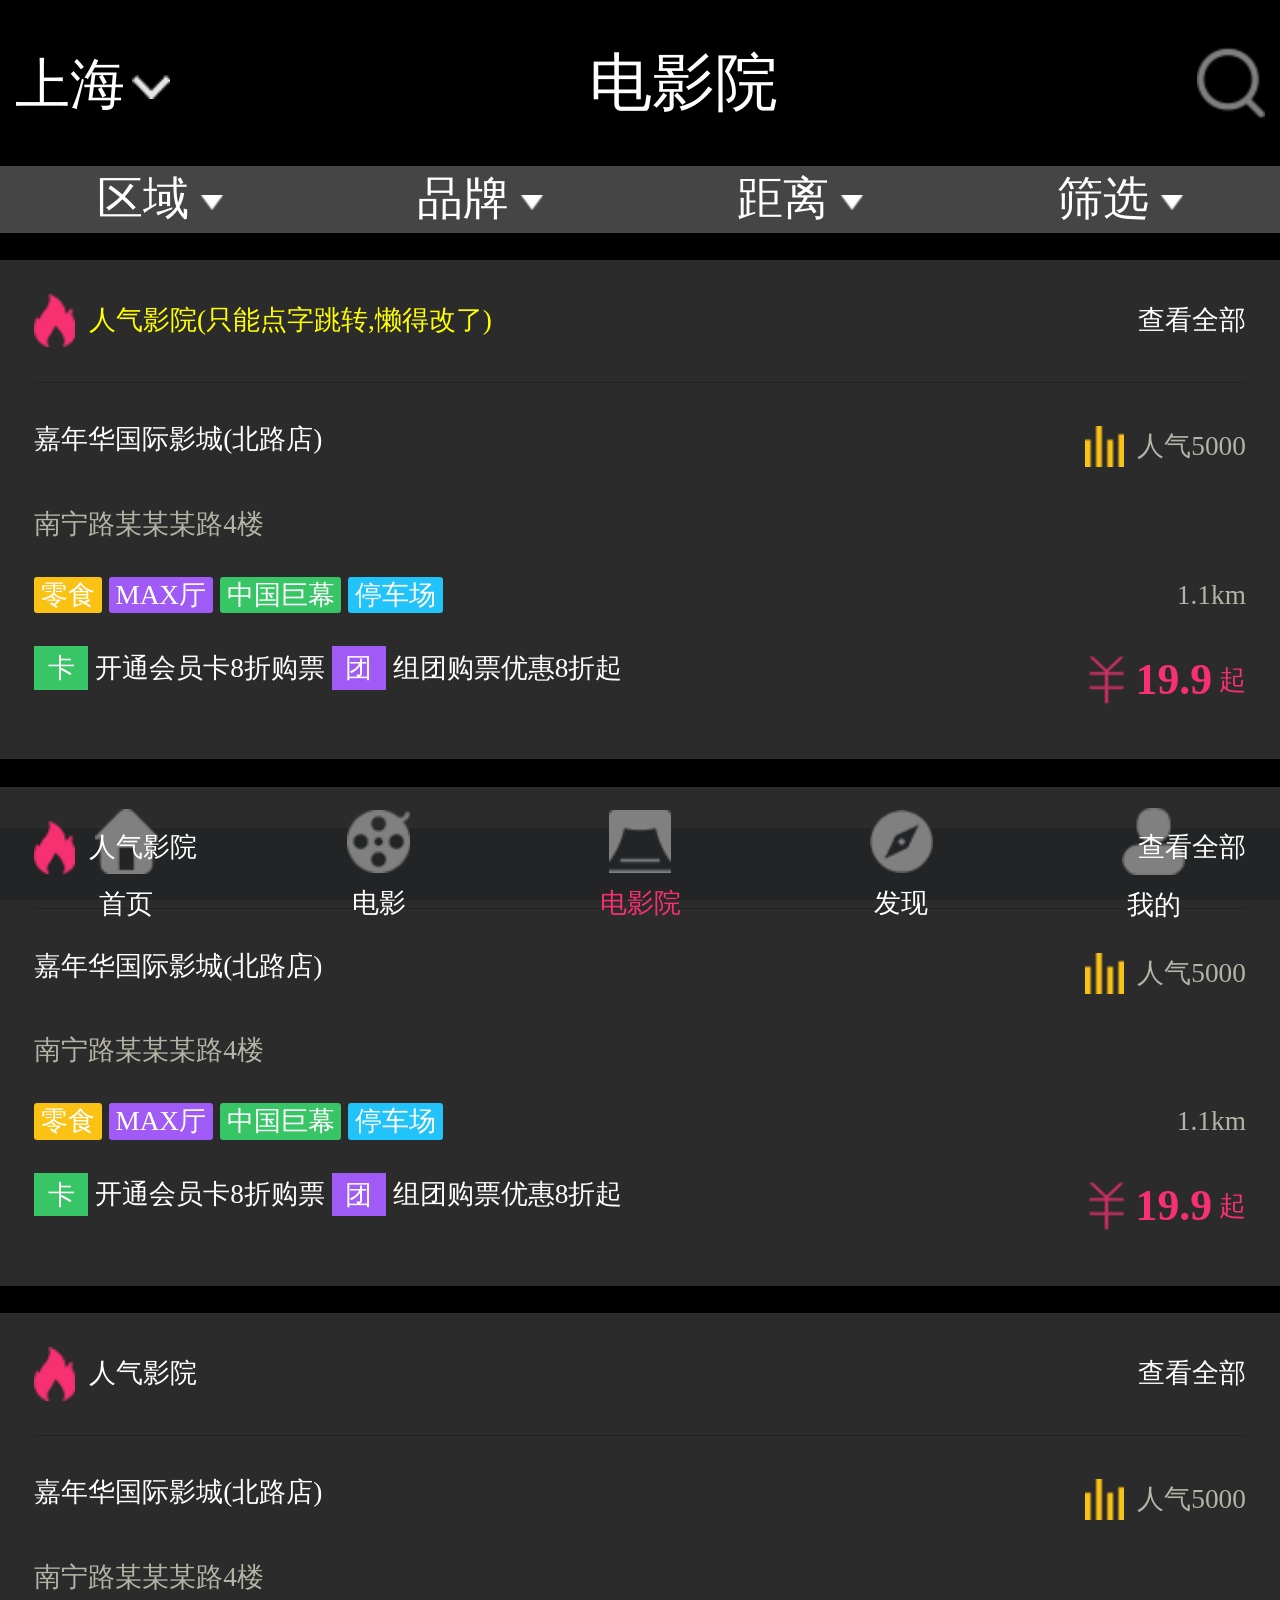
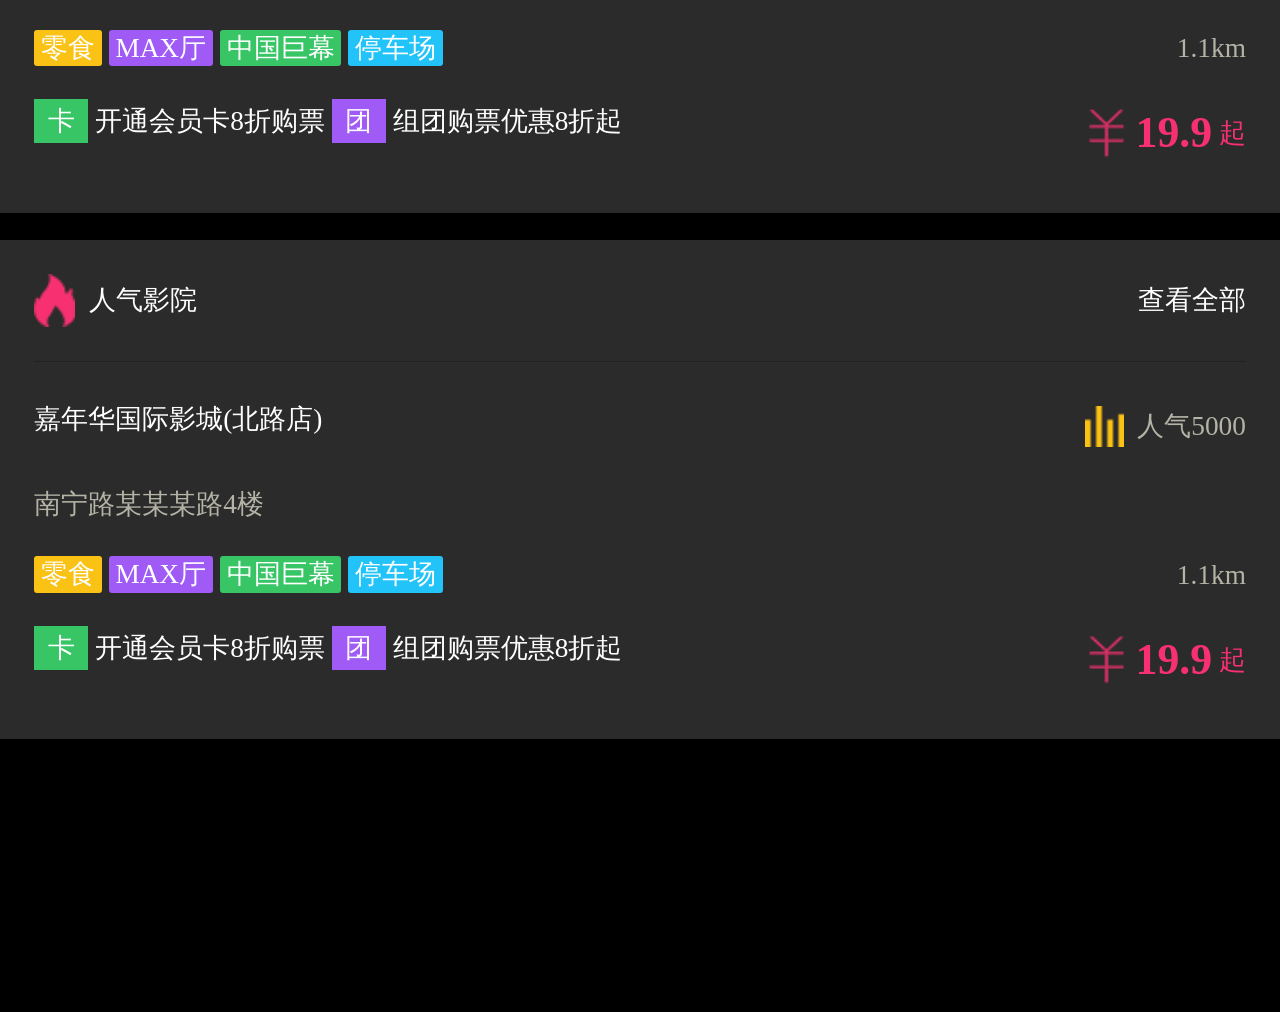
<file: cinema.html>
<!DOCTYPE html>
<html lang="en">
  <head>
    <meta charset="UTF-8" />
    <meta http-equiv="X-UA-Compatible" content="IE=edge" />
    <meta name="viewport" content="width=device-width, initial-scale=1.0" />
    <script src="./js/flexible.js"></script>
    <link rel="stylesheet" href="./css/reset.css" />
    <link rel="stylesheet" href="./css/common.css" />
    <link rel="stylesheet" href="./css/cinema.css" />
    <title>电影院</title>
  </head>
  <body>
    <header>
      <div class="location">
        <span>上海</span>
        <img src="./images/icon/drop_icon.png" alt="" />
      </div>
      <h2>电影院</h2>
      <div class="search">
        <img src="./images/icon/search_icon.png" alt="" />
      </div>
    </header>

    <nav>
      <div>
        <span>区域 </span>
        <img src="../images/icon/option_icon.png" alt="" />
      </div>
      <div>
        <span>品牌 </span>
        <img src="../images/icon/option_icon.png" alt="" />
      </div>
      <div>
        <span>距离 </span>
        <img src="../images/icon/option_icon.png" alt="" />
      </div>
      <div>
        <span>筛选 </span>
        <img src="../images/icon/option_icon.png" alt="" />
      </div>
    </nav>

    <ul>
      <li class="card">

        <a href="./childPage/cinemaDetail.html">
          <div class="card-top">
            <div class="top-left">
              <img src="./images/icon/fire_icon.png" alt="" />
              <span style="color: yellow;">人气影院(只能点字跳转,懒得改了)</span>
            </div>
            <a href="###">查看全部</a>
          </div>
          <div class="card-content">
            <div class="address">
              <span>嘉年华国际影城(北路店)</span>
              <div>
                <img src="./images/icon/rank_icon.png" alt="" />
                &nbsp;<span>人气5000</span>
              </div>
            </div>
            <div>南宁路某某某路4楼</div>
            <div class="colorful">
              <div>
                <span>零食</span>
                <span>MAX厅</span>
                <span>中国巨幕</span>
                <span>停车场</span>
              </div>
              <span>1.1km</span>
            </div>

            <div class="last-line">
              <div class="color">
                <span>卡</span>
                <span>开通会员卡8折购票</span>
                <span>团</span>
                <span>组团购票优惠8折起</span>
              </div>
              <div class="price">
                <img src="./images/icon/price_icon.png" alt="" />
                <span class="num">19.9</span>
                <span>起</span>
              </div>
            </div>
          </div>
        </a>
      </li>
      <li class="card">
        <a href="./childPage/cinemaDetail.html">
          <div class="card-top">
            <div class="top-left">
              <img src="./images/icon/fire_icon.png" alt="" />
              <span>人气影院</span>
            </div>
            <a href="###">查看全部</a>
          </div>
          <div class="card-content">
            <div class="address">
              <span>嘉年华国际影城(北路店)</span>
              <div>
                <img src="./images/icon/rank_icon.png" alt="" />
                &nbsp;<span>人气5000</span>
              </div>
            </div>
            <div>南宁路某某某路4楼</div>
            <div class="colorful">
              <div>
                <span>零食</span>
                <span>MAX厅</span>
                <span>中国巨幕</span>
                <span>停车场</span>
              </div>
              <span>1.1km</span>
            </div>

            <div class="last-line">
              <div class="color">
                <span>卡</span>
                <span>开通会员卡8折购票</span>
                <span>团</span>
                <span>组团购票优惠8折起</span>
              </div>
              <div class="price">
                <img src="./images/icon/price_icon.png" alt="" />
                <span class="num">19.9</span>
                <span>起</span>
              </div>
            </div>
          </div>
        </a>
      </li>
      <li class="card">
        <a href="./childPage/cinemaDetail.html">
          <div class="card-top">
            <div class="top-left">
              <img src="./images/icon/fire_icon.png" alt="" />
              <span>人气影院</span>
            </div>
            <a href="###">查看全部</a>
          </div>
          <div class="card-content">
            <div class="address">
              <span>嘉年华国际影城(北路店)</span>
              <div>
                <img src="./images/icon/rank_icon.png" alt="" />
                &nbsp;<span>人气5000</span>
              </div>
            </div>
            <div>南宁路某某某路4楼</div>
            <div class="colorful">
              <div>
                <span>零食</span>
                <span>MAX厅</span>
                <span>中国巨幕</span>
                <span>停车场</span>
              </div>
              <span>1.1km</span>
            </div>

            <div class="last-line">
              <div class="color">
                <span>卡</span>
                <span>开通会员卡8折购票</span>
                <span>团</span>
                <span>组团购票优惠8折起</span>
              </div>
              <div class="price">
                <img src="./images/icon/price_icon.png" alt="" />
                <span class="num">19.9</span>
                <span>起</span>
              </div>
            </div>
          </div>
        </a>
      </li>
      <li class="card">
        <a href="./childPage/cinemaDetail.html">
          <div class="card-top">
            <div class="top-left">
              <img src="./images/icon/fire_icon.png" alt="" />
              <span>人气影院</span>
            </div>
            <a href="###">查看全部</a>
          </div>
          <div class="card-content">
            <div class="address">
              <span>嘉年华国际影城(北路店)</span>
              <div>
                <img src="./images/icon/rank_icon.png" alt="" />
                &nbsp;<span>人气5000</span>
              </div>
            </div>
            <div>南宁路某某某路4楼</div>
            <div class="colorful">
              <div>
                <span>零食</span>
                <span>MAX厅</span>
                <span>中国巨幕</span>
                <span>停车场</span>
              </div>
              <span>1.1km</span>
            </div>

            <div class="last-line">
              <div class="color">
                <span>卡</span>
                <span>开通会员卡8折购票</span>
                <span>团</span>
                <span>组团购票优惠8折起</span>
              </div>
              <div class="price">
                <img src="./images/icon/price_icon.png" alt="" />
                <span class="num">19.9</span>
                <span>起</span>
              </div>
            </div>
          </div>
        </a>
      </li>
    </ul>

    <footer>
      <a href="./index.html">
        <img src="./images/icon/home_n_icon.png" alt="" />
        <p>首页</p>
      </a>
      <a href="./movie.html">
        <img src="./images/icon/movie_n_icon.png" alt="" />
        <p>电影</p>
      </a>
      <a href="./cinema.html">
        <img src="./images/icon/cinema_n_icon.png" alt="" />
        <p>电影院</p>
      </a>
      <a href="./find.html">
        <img src="./images/icon/find_n_icon.png" alt="" />
        <p>发现</p>
      </a>
      <a href="./mine.html">
        <img src="./images/icon/mine_n_icon.png" alt="" />
        <p>我的</p>
      </a>
    </footer>
  </body>
</html>
</file>
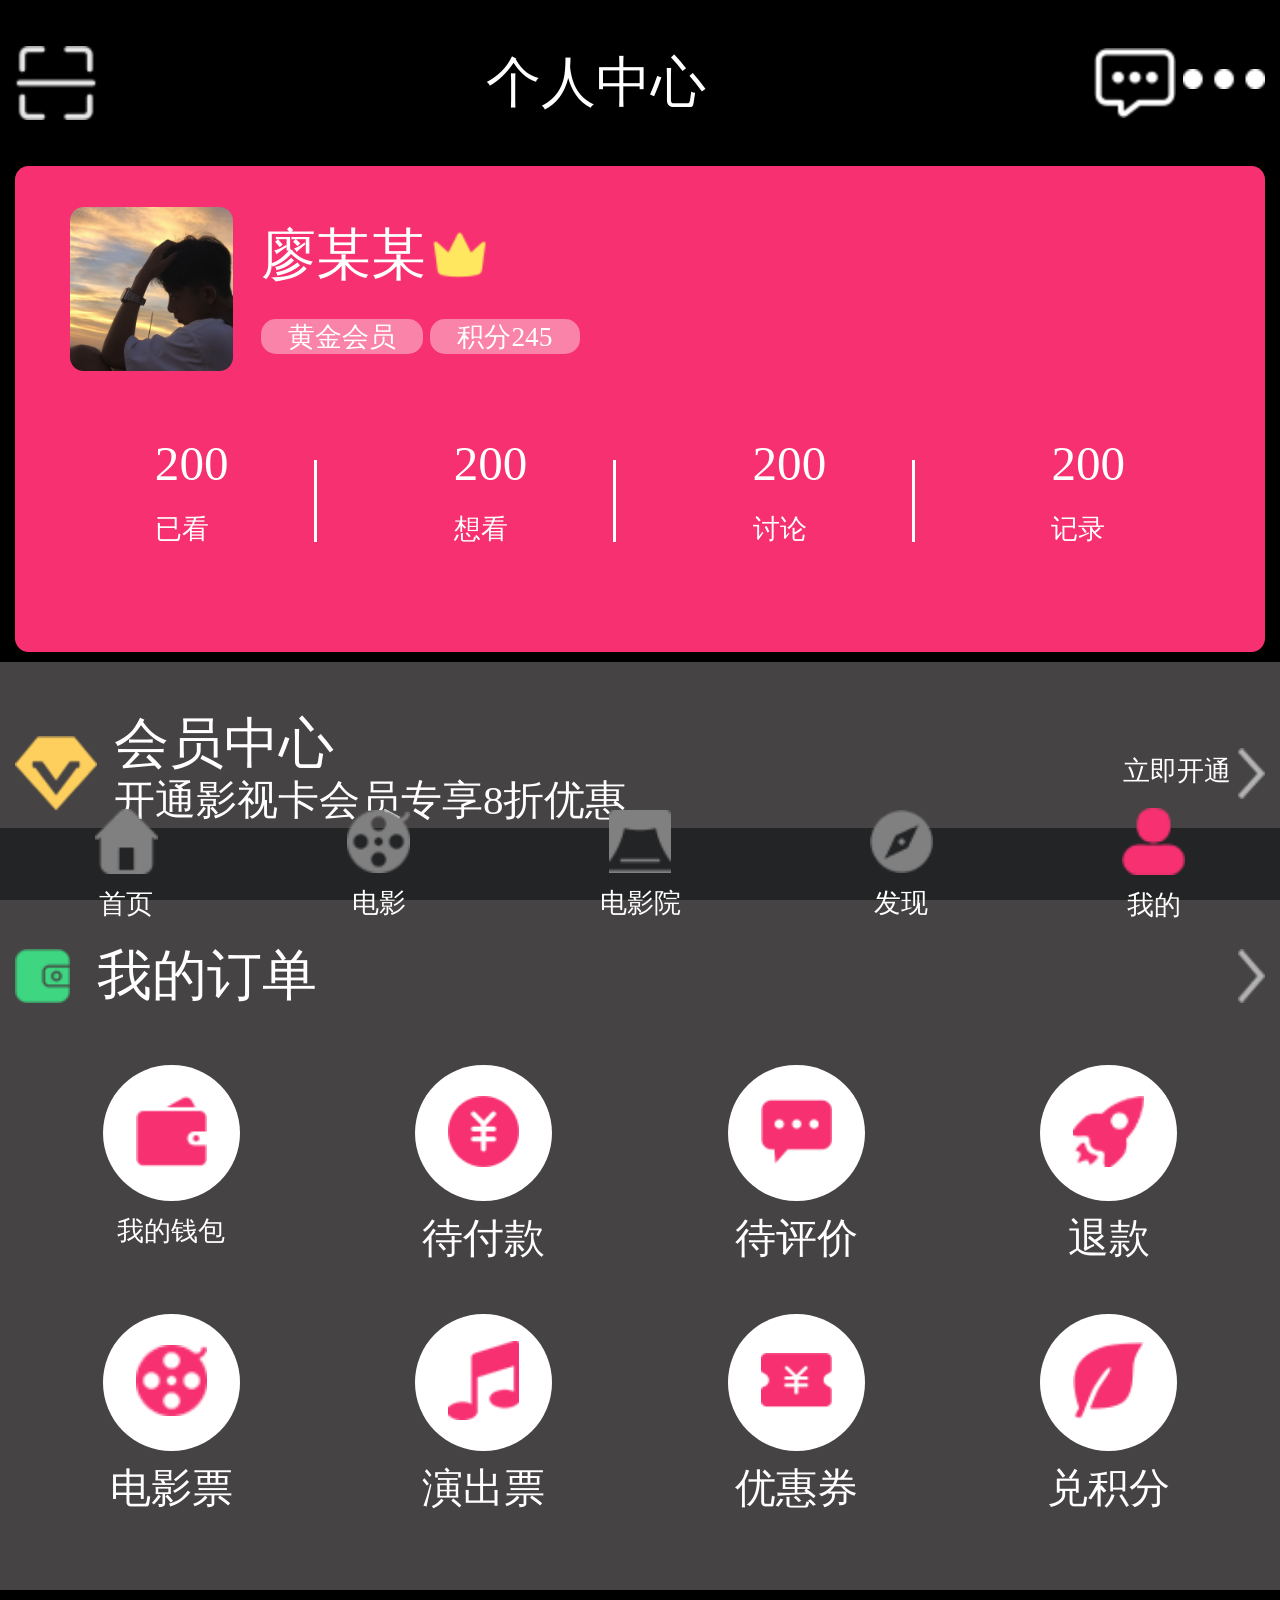
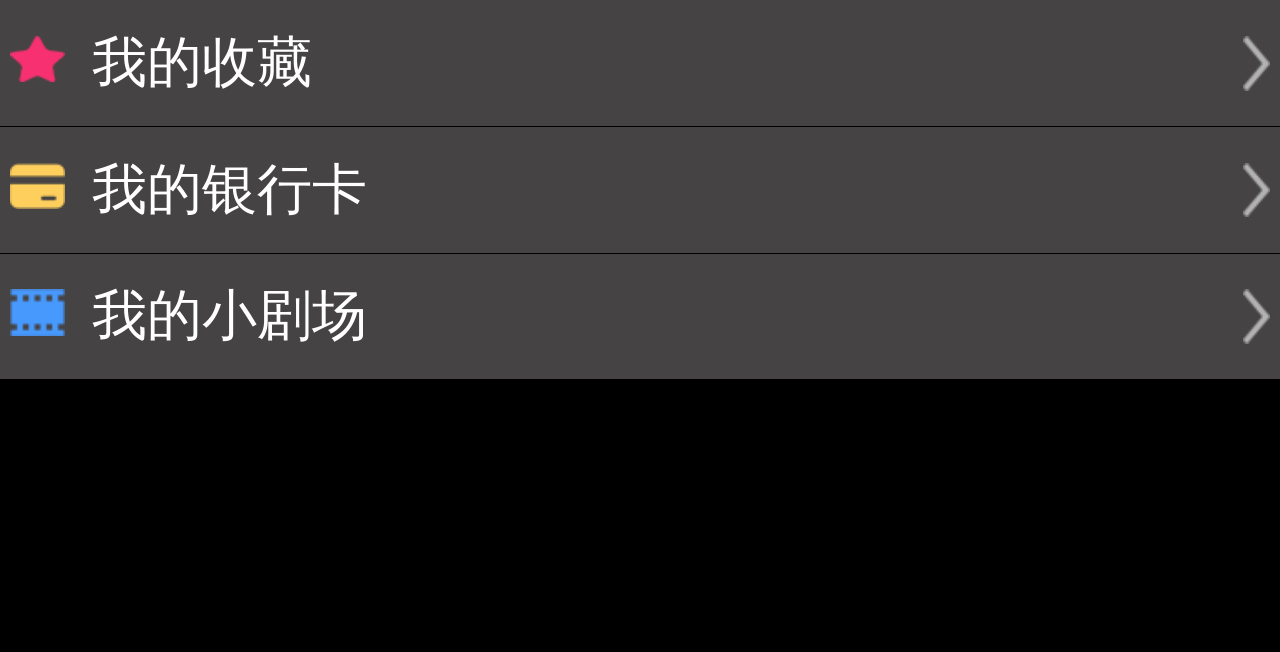
<file: mine.html>
<!DOCTYPE html>
<html lang="en">
  <head>
    <meta charset="UTF-8" />
    <meta http-equiv="X-UA-Compatible" content="IE=edge" />
    <meta name="viewport" content="width=device-width, initial-scale=1.0" />
    <script src="./js/flexible.js"></script>
    <link rel="stylesheet" href="./css/reset.css" />
    <link rel="stylesheet" href="./css/common.css" />
    <link rel="stylesheet" href="./css/mine.css" />
    <title>个人中心</title>
  </head>
  <body>
    <header>
      <div class="scan">
        <img src="./images/icon/scan_icon.png" alt="" />
      </div>
      <h2>个人中心</h2>
      <div class="evaluate">
        <img src="./images/icon/evaluate_2_icon.png" alt="" />
        <img src="../images/icon/more_icon.png" alt="" />
      </div>
    </header>

    <!-- 个人卡片 -->
    <div class="card">
      <div class="info">
        <img src="./images/img/avatar_1.jpeg" alt="" />
        <div class="info-right">
          <div class="name">
            <span>廖某某</span>
            <img src="../images/icon/crown_icon.png" alt="" />
          </div>
          <div class="button">
            <span>黄金会员</span>
            <span>积分245</span>
          </div>
        </div>
      </div>
      <div class="info-bottom">
        <ul>
          <li class="after">
            <p>200</p>
            <p>已看</p>
          </li>
          <li class="after">
            <p>200</p>
            <p>想看</p>
          </li>
          <li class="after">
            <p>200</p>
            <p>讨论</p>
          </li>
          <li>
            <p>200</p>
            <p>记录</p>
          </li>
        </ul>
      </div>
    </div>

    <!-- 会员中心 -->
    <div class="vip">
      <div class="vip-left">
        <img src="../images/icon/diamand_icon.png" alt="" />
      </div>
      <div class="vip-mid">
        <p>会员中心</p>
        <p>开通影视卡会员专享8折优惠</p>
      </div>

      <div class="vip-right">
        <span>立即开通 </span>
        <img src="../images/icon/right_icon.png" alt="" />
      </div>
    </div>

    <!-- 我的订单 -->
    <div class="order">
      <div class="order-top">
        <img src="../images/icon/order_icon.png" alt="" />
        <span>我的订单</span>
        <img src="../images/icon/right_icon.png" alt="" />
      </div>

      <div class="order-con">
        <ul>
          <li>
            <div>
              <img src="../images/icon/wallet_icon.png" alt="" />
            </div>
            <span>我的钱包</span>
          </li>
          <li>
            <div>
              <img src="../images/icon/pay_icon.png" alt="" />
            </div>
            <p>待付款</p>
          </li>
          <li>
            <div>
              <img src="../images/icon/evaluate_icon.png" alt="" />
            </div>
            <p>待评价</p>
          </li>
          <li>
            <div>
              <img src="../images/icon/speed_icon.png" alt="" />
            </div>
            <p>退款</p>
          </li>
          <li>
            <div>
              <img src="../images/icon/movie_a_icon.png" alt="" />
            </div>
            <p>电影票</p>
          </li>
          <li>
            <div>
              <img src="../images/icon/music_icon.png" alt="" />
            </div>
            <p>演出票</p>
          </li>
          <li>
            <div>
              <img src="../images/icon/coupon_icon.png" alt="" />
            </div>
            <p>优惠券</p>
          </li>
          <li>
            <div>
              <img src="../images/icon/score_icon.png" alt="" />
            </div>
            <p>兑积分</p>
          </li>
        </ul>
      </div>
    </div>

    <!-- 我的收藏 -->
    <div class="list">
      <img src="../images/icon/collect_icon.png" alt="" />
      <span>我的收藏</span>
      <img src="../images/icon/right_icon.png" alt="" />
    </div>

    <!-- 我的银行卡 -->
    <div class="list">
      <img src="../images/icon/card_icon.png" alt="" />
      <span>我的银行卡</span>
      <img src="../images/icon/right_icon.png" alt="" />
    </div>

    <!-- 我的小剧场 -->
    <div class="list last">
      <img src="../images/icon/theatre_icon.png" alt="" />
      <span>我的小剧场</span>
      <img src="../images/icon/right_icon.png" alt="" />
    </div>

    <footer>
      <a href="./index.html">
        <img src="./images/icon/home_n_icon.png" alt="" />
        <p>首页</p>
      </a>
      <a href="./movie.html">
        <img src="./images/icon/movie_n_icon.png" alt="" />
        <p>电影</p>
      </a>
      <a href="./cinema.html">
        <img src="./images/icon/cinema_n_icon.png" alt="" />
        <p>电影院</p>
      </a>
      <a href="./find.html">
        <img src="./images/icon/find_n_icon.png" alt="" />
        <p>发现</p>
      </a>
      <a href="./mine.html">
        <div>
          <img src="./images/icon/mine_a_icon.png" alt="" />
        </div>
        <p>我的</p>
      </a>
    </footer>
  </body>
</html>
</file>
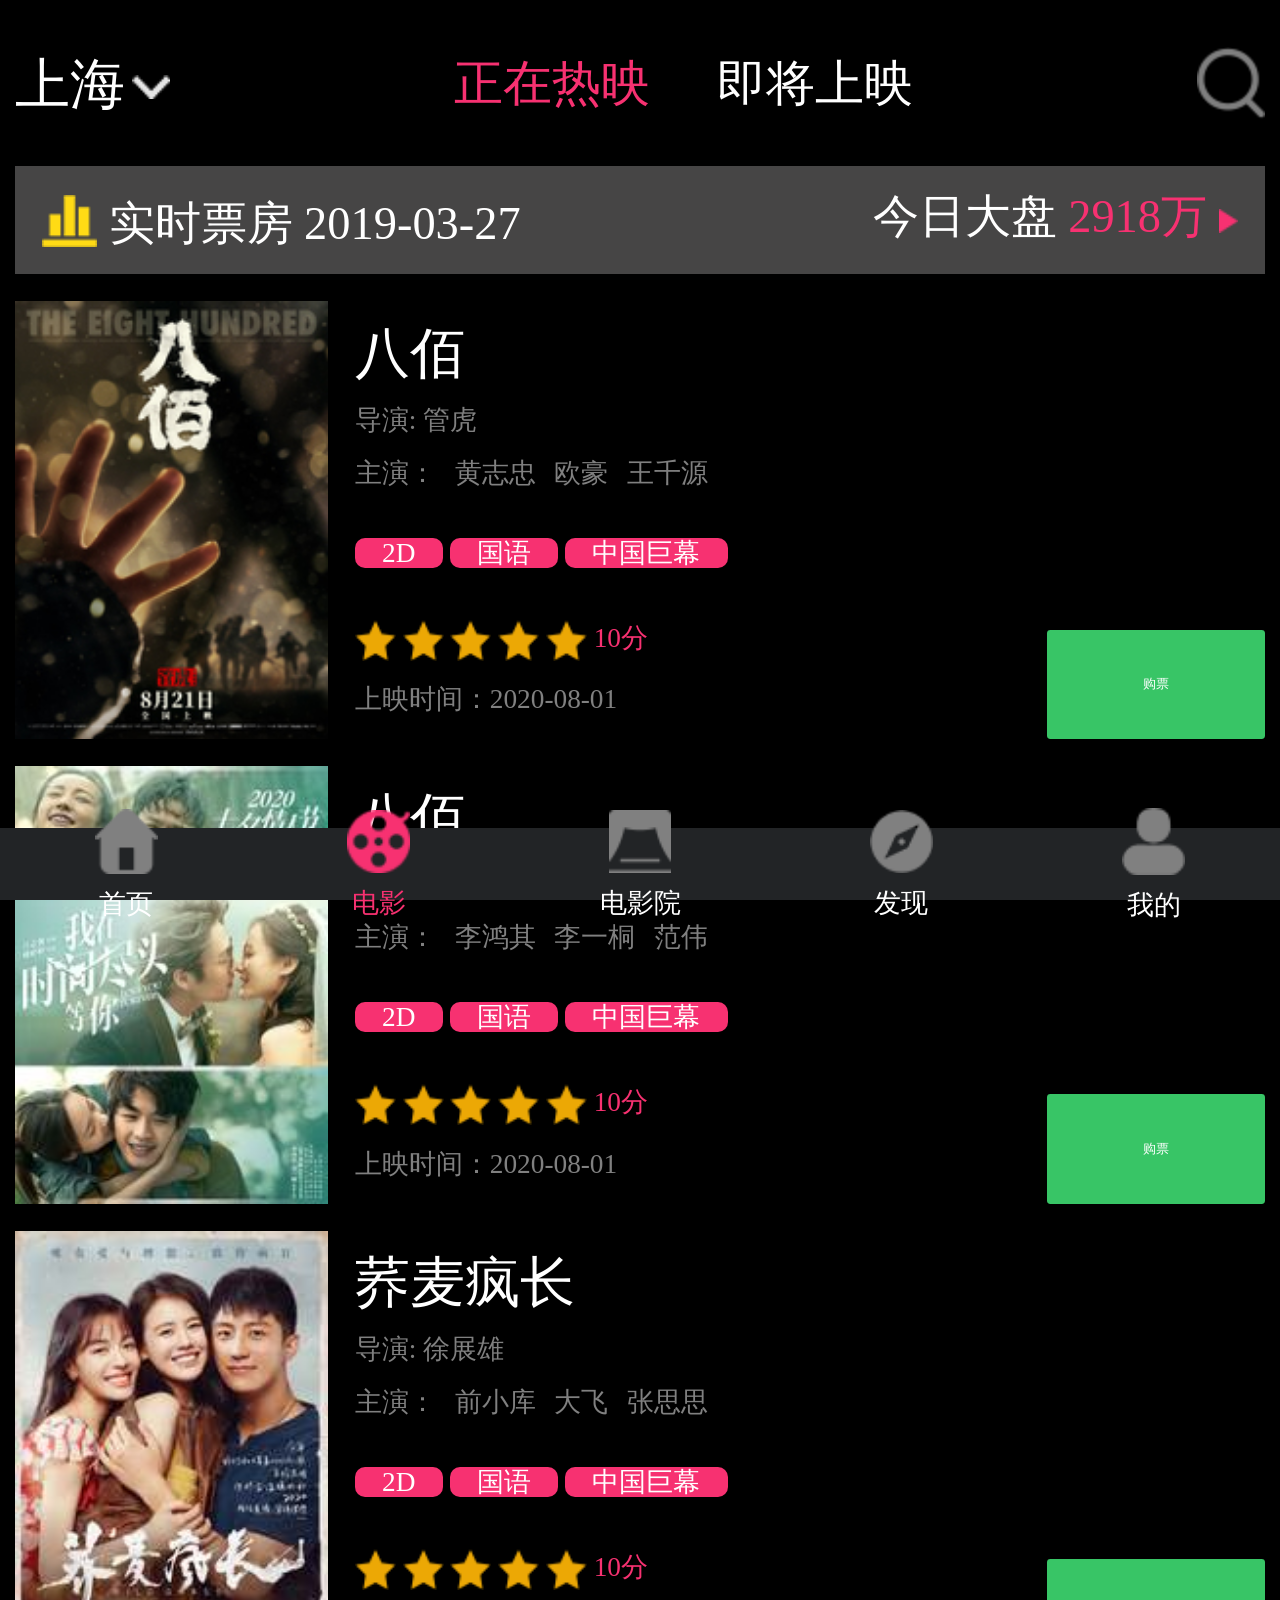
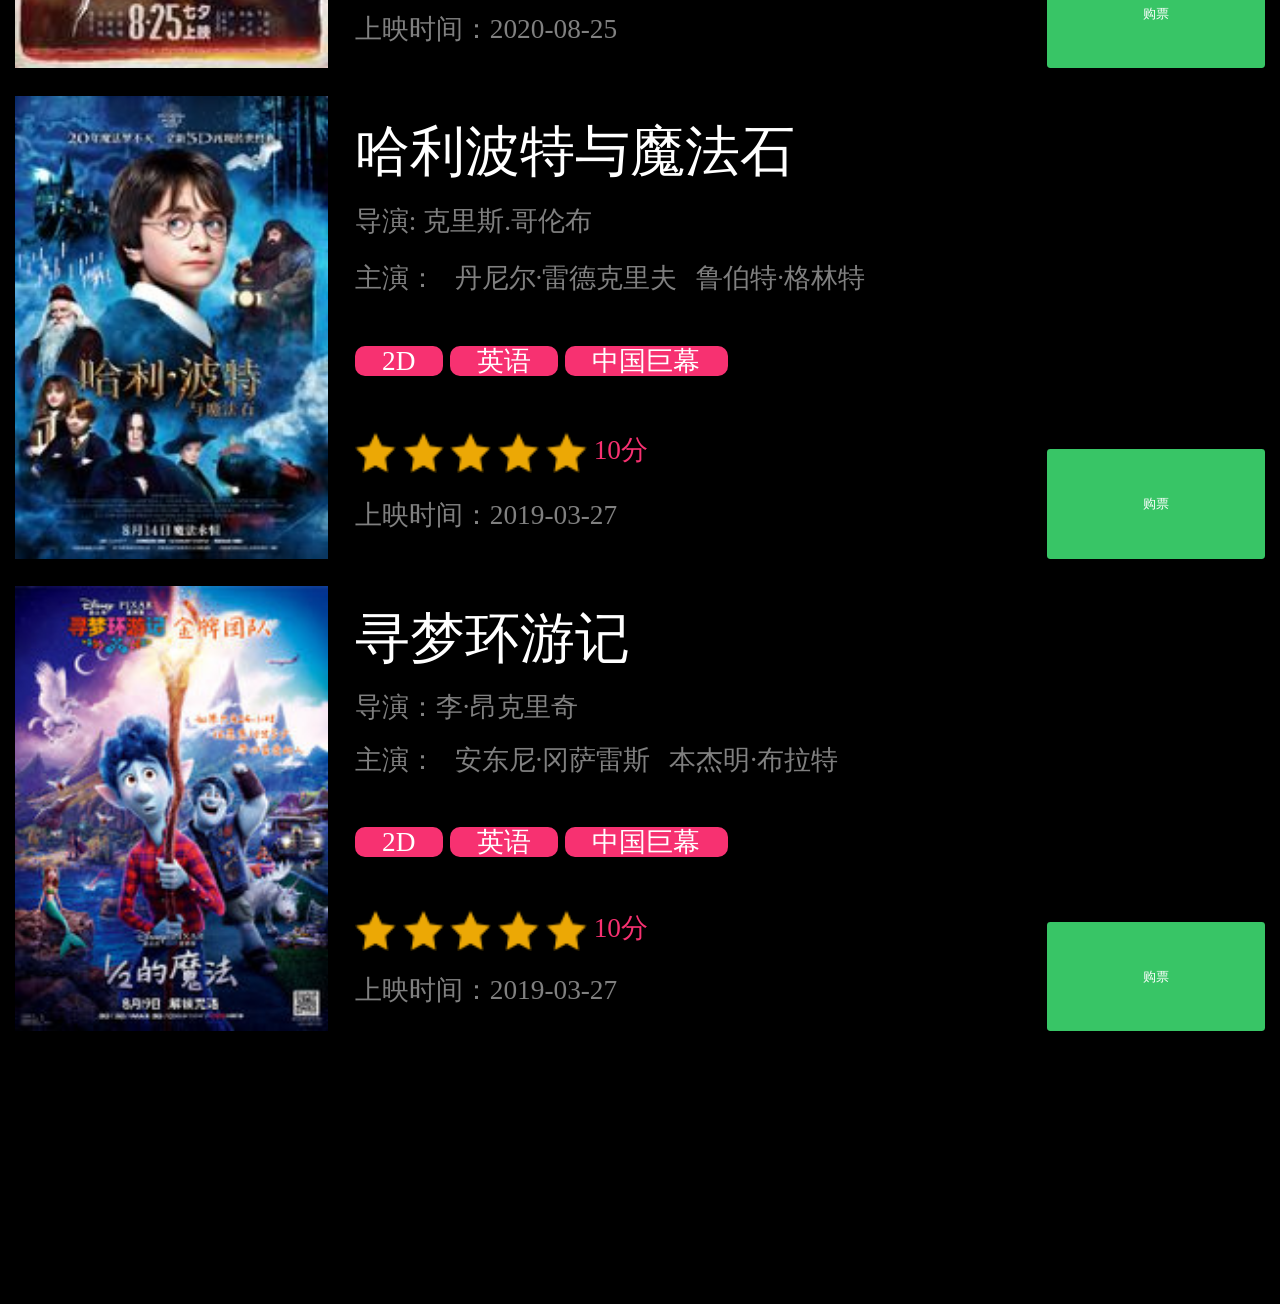
<file: movie.html>
<!DOCTYPE html>
<html lang="en">
  <head>
    <meta charset="UTF-8" />
    <meta http-equiv="X-UA-Compatible" content="IE=edge" />
    <meta name="viewport" content="width=device-width, initial-scale=1.0" />
    <script src="./js/flexible.js"></script>
    <link rel="stylesheet" href="./css/reset.css" />
    <link rel="stylesheet" href="./css/common.css" />
    <link rel="stylesheet" href="./css/movie.css" />
    <title>电影</title>
  </head>
  <body>
    <header>
      <div class="location">
        <span>上海</span>
        <img src="./images/icon/drop_icon.png" alt="" />
      </div>
      <div class="hot">
        <span>正在热映</span>
        <span>即将上映</span>
      </div>
      <div class="search">
        <img src="./images/icon/search_icon.png" alt="" />
      </div>
    </header>

    <!-- ranking -->
    <div class="ranking">
      <div class="rank-left">
        <img src="../images/icon/data_icon.png" alt="" />
        <span>实时票房 2019-03-27</span>
      </div>
      <div class="rank-right">
        <span>今日大盘</span>
        <span>2918万</span>
        <img src="../images/icon/polygon_icon.png" alt="" />
      </div>
    </div>

    <!-- list -->
    <ul>
      <li>
        <div class="poster">
          <img src="./images/img/movie_1.jpg" alt="" />
        </div>
        <div class="details">
          <h3>八佰</h3>
          <p>导演: 管虎</p>
          <div class="actor">
            <span>主演：</span>
            <span>黄志忠</span>
            <span>欧豪</span>
            <span>王千源</span>
          </div>
          <div class="colorful">
            <span>2D</span>
            <span>国语</span>
            <span>中国巨幕</span>
          </div>
          <div class="score">
            <img src="../images/icon/star_icon.png" alt="" />
            <img src="../images/icon/star_icon.png" alt="" />
            <img src="../images/icon/star_icon.png" alt="" />
            <img src="../images/icon/star_icon.png" alt="" />
            <img src="../images/icon/star_icon.png" alt="" />
            <span>10分</span>
          </div>
          <span class="release-time">上映时间：2020-08-01</span>
          <button>购票</button>
        </div>
      </li>
      <li>
        <div class="poster">
          <img src="./images/img/movie_2.jpg" alt="" />
        </div>
        <div class="details">
          <h3>八佰</h3>
          <p>导演: 姚婷婷</p>
          <div class="actor">
            <span>主演：</span>
            <span>李鸿其</span>
            <span>李一桐</span>
            <span>范伟</span>
          </div>
          <div class="colorful">
            <span>2D</span>
            <span>国语</span>
            <span>中国巨幕</span>
          </div>
          <div class="score">
            <img src="../images/icon/star_icon.png" alt="" />
            <img src="../images/icon/star_icon.png" alt="" />
            <img src="../images/icon/star_icon.png" alt="" />
            <img src="../images/icon/star_icon.png" alt="" />
            <img src="../images/icon/star_icon.png" alt="" />
            <span>10分</span>
          </div>
          <span class="release-time">上映时间：2020-08-01</span>
          <button>购票</button>
        </div>
      </li>
      <li>
        <div class="poster">
          <img src="./images/img/movie_3.jpg" alt="" />
        </div>
        <div class="details">
          <h3>荞麦疯长</h3>
          <p>导演: 徐展雄</p>
          <div class="actor">
            <span>主演：</span>
            <span>前小库</span>
            <span>大飞</span>
            <span>张思思</span>
          </div>
          <div class="colorful">
            <span>2D</span>
            <span>国语</span>
            <span>中国巨幕</span>
          </div>
          <div class="score">
            <img src="../images/icon/star_icon.png" alt="" />
            <img src="../images/icon/star_icon.png" alt="" />
            <img src="../images/icon/star_icon.png" alt="" />
            <img src="../images/icon/star_icon.png" alt="" />
            <img src="../images/icon/star_icon.png" alt="" />
            <span>10分</span>
          </div>
          <span class="release-time">上映时间：2020-08-25</span>
          <button>购票</button>
        </div>
      </li>
      <li>
        <div class="poster">
          <img src="./images/img/movie_4.jpg" alt="" />
        </div>
        <div class="details">
          <h3>哈利波特与魔法石</h3>
          <p>导演: 克里斯.哥伦布</p>
          <div class="actor">
            <span>主演：</span>
            <span>丹尼尔·雷德克里夫</span>
            <span>鲁伯特·格林特</span>
          </div>
          <div class="colorful">
            <span>2D</span>
            <span>英语</span>
            <span>中国巨幕</span>
          </div>
          <div class="score">
            <img src="../images/icon/star_icon.png" alt="" />
            <img src="../images/icon/star_icon.png" alt="" />
            <img src="../images/icon/star_icon.png" alt="" />
            <img src="../images/icon/star_icon.png" alt="" />
            <img src="../images/icon/star_icon.png" alt="" />
            <span>10分</span>
          </div>
          <span class="release-time">上映时间：2019-03-27</span>
          <button>购票</button>
        </div>
      </li>
      <li>
        <div class="poster">
          <img src="./images/img/movie_5.jpg" alt="" />
        </div>
        <div class="details">
          <h3>寻梦环游记</h3>
          <p>导演：李·昂克里奇</p>
          <div class="actor">
            <span>主演：</span>
            <span>安东尼·冈萨雷斯</span>
            <span>本杰明·布拉特</span>
          </div>
          <div class="colorful">
            <span>2D</span>
            <span>英语</span>
            <span>中国巨幕</span>
          </div>
          <div class="score">
            <img src="../images/icon/star_icon.png" alt="" />
            <img src="../images/icon/star_icon.png" alt="" />
            <img src="../images/icon/star_icon.png" alt="" />
            <img src="../images/icon/star_icon.png" alt="" />
            <img src="../images/icon/star_icon.png" alt="" />
            <span>10分</span>
          </div>
          <span class="release-time">上映时间：2019-03-27</span>
          <button>购票</button>
        </div>
      </li>
    </ul>

    <footer>
      <a href="./index.html">
        <img src="./images/icon/home_n_icon.png" alt="" />
        <p>首页</p>
      </a>
      <a href="./movie.html">
        <img src="./images/icon/movie_a_icon.png" alt="" />
        <p>电影</p>
      </a>
      <a href="./cinema.html">
        <img src="./images/icon/cinema_n_icon.png" alt="" />
        <p>电影院</p>
      </a>
      <a href="./find.html">
        <img src="./images/icon/find_n_icon.png" alt="" />
        <p>发现</p>
      </a>
      <a href="./mine.html">
        <img src="./images/icon/mine_n_icon.png" alt="" />
        <p>我的</p>
      </a>
    </footer>
  </body>
</html>
</file>
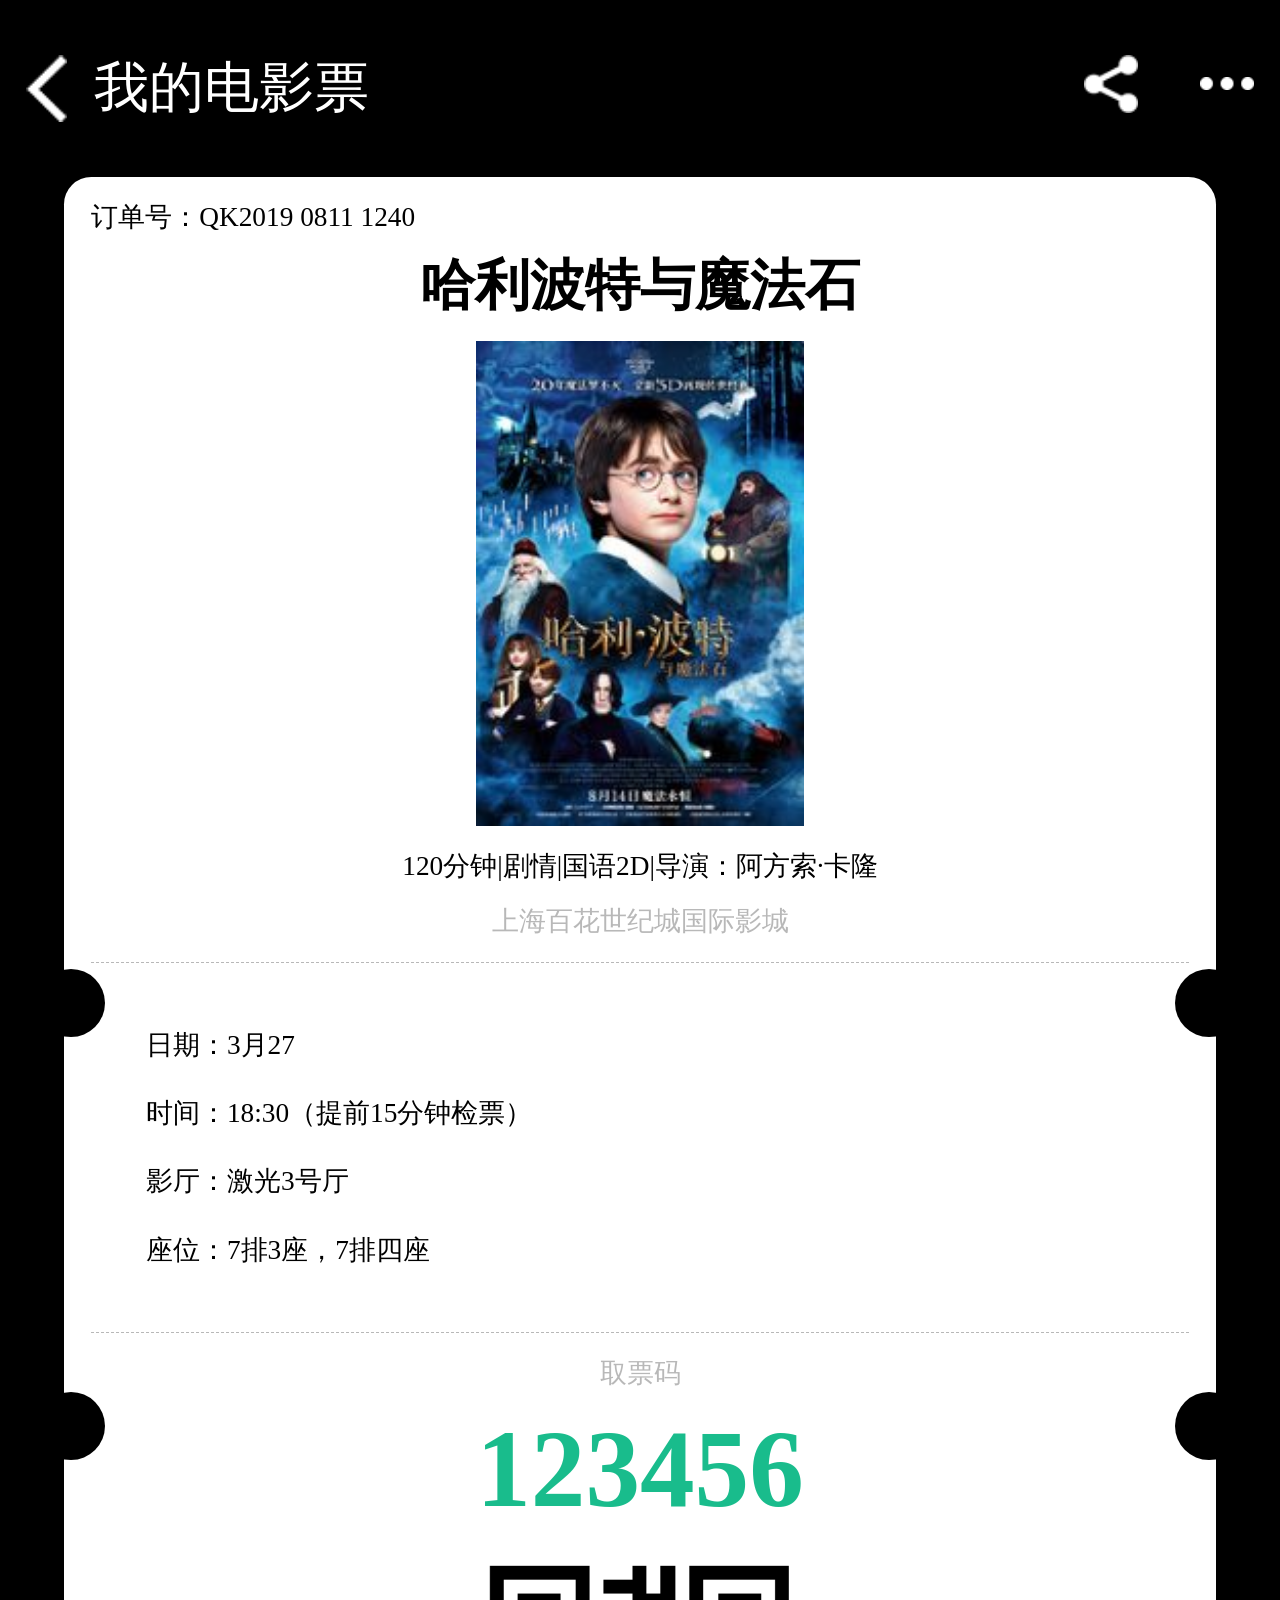
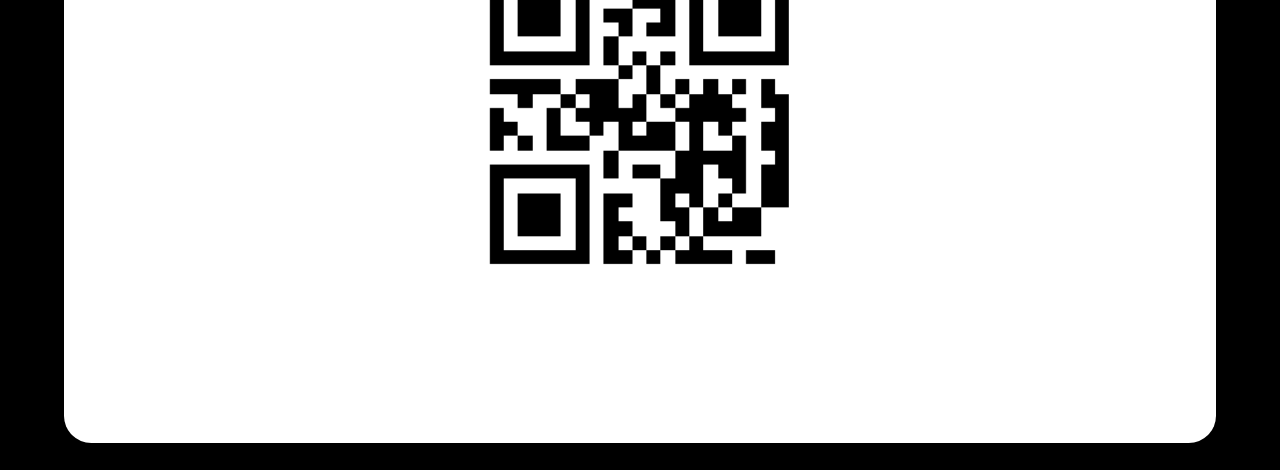
<file: childPage/ticket.html>
<!DOCTYPE html>
<html lang="en">
  <head>
    <meta charset="UTF-8" />
    <meta http-equiv="X-UA-Compatible" content="IE=edge" />
    <meta name="viewport" content="width=device-width, initial-scale=1.0" />
    <title>ticket</title>
    <script src="../js/flexible.js"></script>
    <link rel="stylesheet" href="../css/reset.css" />
    <link rel="stylesheet" href="./childcss/ticket.css" />
  </head>
  <body>
    <header>
      <div class="left">
        <img src="../images/icon/back_icon.png" alt="" />
        &nbsp;<span> 我的电影票</span>
      </div>
      <div class="right">
        <img src="../images/icon/share_icon2.png" alt="" />
        <img src="../images/icon/more_icon.png" alt="" />
      </div>
    </header>
    <div class="white-space">
      <span>订单号：QK2019 0811 1240</span>
      <div class="mid">
        <h2>哈利波特与魔法石</h2>
        <img src="../images/img/movie_4.jpg" alt="" />
        <p>120分钟|剧情|国语2D|导演：阿方索·卡隆</p>
        <p class="gray">上海百花世纪城国际影城</p>
      </div>

      <div class="dashed">
        <p>日期：3月27</p>
        <p>时间：18:30（提前15分钟检票）</p>
        <p>影厅：激光3号厅</p>
        <p>座位：7排3座，7排四座</p>
      </div>

      <div class="bottom">
        <p class="gray">取票码</p>
        <p class="green">123456</p>
        <img src="../images/img/test_code.png" alt="" />
      </div>
    </div>

    
  </body>
</html>
</file>
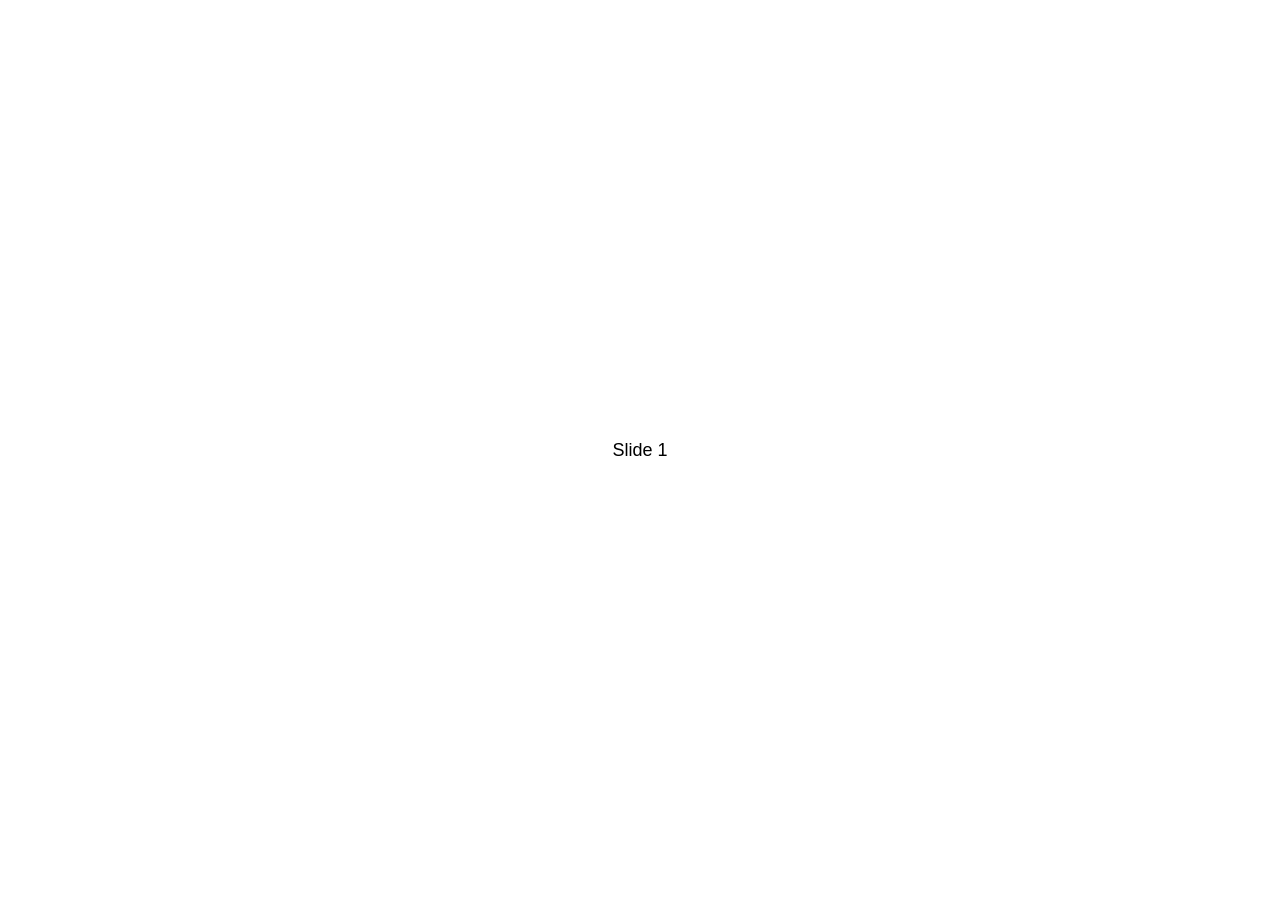
<file: Swiper/demo/010-default.html>
<!DOCTYPE html>
<html lang="en">
  <head>
    <meta charset="utf-8" />
    <title>Swiper demo</title>
    <meta
      name="viewport"
      content="width=device-width, initial-scale=1, minimum-scale=1, maximum-scale=1"
    />
    <!-- Link Swiper's CSS -->
    <link
      rel="stylesheet"
      href="../swiper-bundle.min.css"
    />

    <!-- Demo styles -->
    <style>
      html,
      body {
        position: relative;
        height: 100%;
      }

      body {
        background: #eee;
        font-family: Helvetica Neue, Helvetica, Arial, sans-serif;
        font-size: 14px;
        color: #000;
        margin: 0;
        padding: 0;
      }

      .swiper {
        width: 100%;
        height: 100%;
      }

      .swiper-slide {
        text-align: center;
        font-size: 18px;
        background: #fff;

        /* Center slide text vertically */
        display: -webkit-box;
        display: -ms-flexbox;
        display: -webkit-flex;
        display: flex;
        -webkit-box-pack: center;
        -ms-flex-pack: center;
        -webkit-justify-content: center;
        justify-content: center;
        -webkit-box-align: center;
        -ms-flex-align: center;
        -webkit-align-items: center;
        align-items: center;
      }

      .swiper-slide img {
        display: block;
        width: 100%;
        height: 100%;
        object-fit: cover;
      }
    </style>
  </head>

  <body>
    <!-- Swiper -->
    <div class="swiper mySwiper">
      <div class="swiper-wrapper">
        <div class="swiper-slide">Slide 1</div>
        <div class="swiper-slide">Slide 2</div>
        <div class="swiper-slide">Slide 3</div>
        <div class="swiper-slide">Slide 4</div>
        <div class="swiper-slide">Slide 5</div>
        <div class="swiper-slide">Slide 6</div>
        <div class="swiper-slide">Slide 7</div>
        <div class="swiper-slide">Slide 8</div>
        <div class="swiper-slide">Slide 9</div>
      </div>
    </div>

    <!-- Swiper JS -->
    <script src="../swiper-bundle.min.js"></script>

    <!-- Initialize Swiper -->
    <script>
      var swiper = new Swiper(".mySwiper", {});
    </script>
  </body>
</html>
</file>
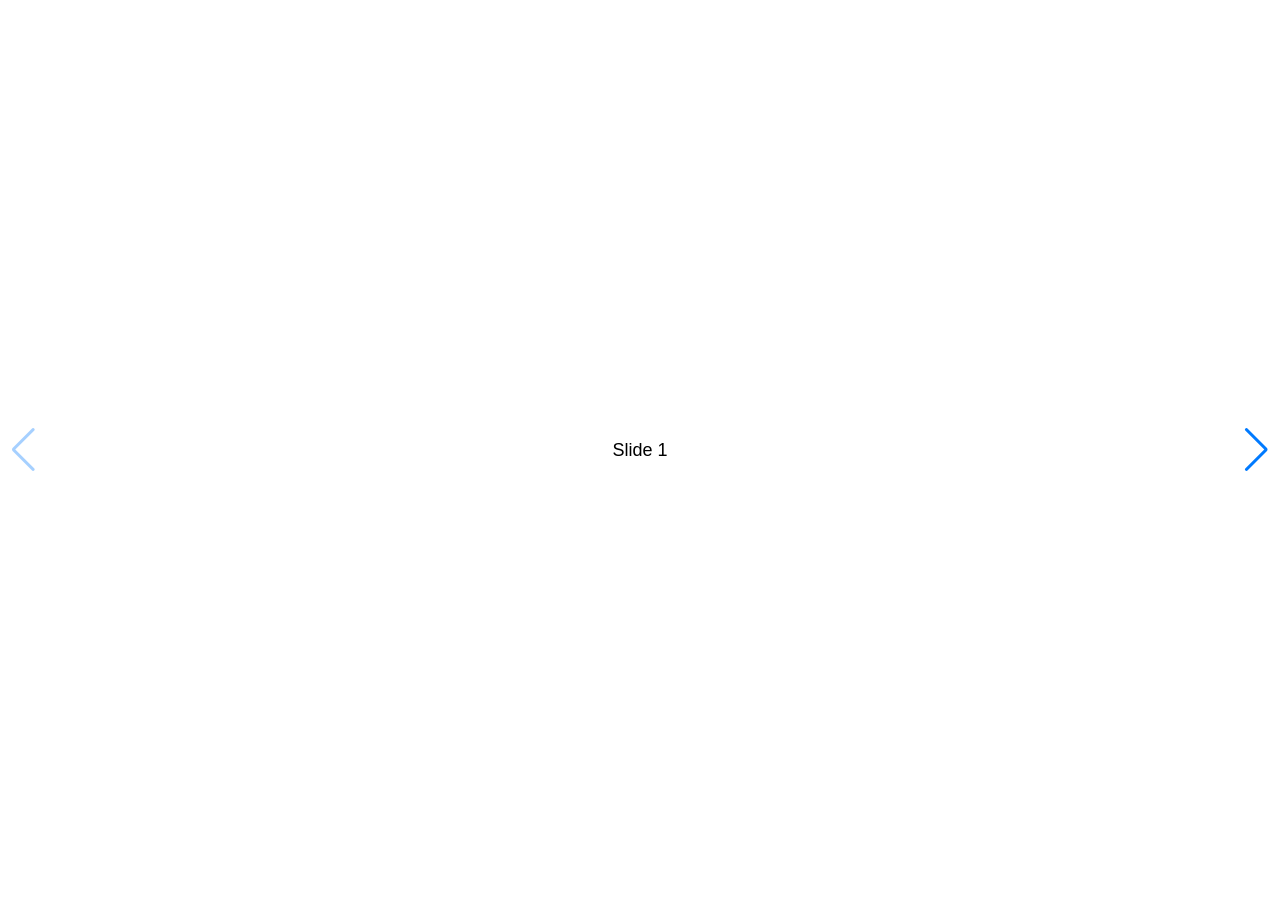
<file: Swiper/demo/020-navigation.html>
<!DOCTYPE html>
<html lang="en">
  <head>
    <meta charset="utf-8" />
    <title>Swiper demo</title>
    <meta
      name="viewport"
      content="width=device-width, initial-scale=1, minimum-scale=1, maximum-scale=1"
    />
    <!-- Link Swiper's CSS -->
    <link
      rel="stylesheet"
      href="../swiper-bundle.min.css"
    />

    <!-- Demo styles -->
    <style>
      html,
      body {
        position: relative;
        height: 100%;
      }

      body {
        background: #eee;
        font-family: Helvetica Neue, Helvetica, Arial, sans-serif;
        font-size: 14px;
        color: #000;
        margin: 0;
        padding: 0;
      }

      .swiper {
        width: 100%;
        height: 100%;
      }

      .swiper-slide {
        text-align: center;
        font-size: 18px;
        background: #fff;

        /* Center slide text vertically */
        display: -webkit-box;
        display: -ms-flexbox;
        display: -webkit-flex;
        display: flex;
        -webkit-box-pack: center;
        -ms-flex-pack: center;
        -webkit-justify-content: center;
        justify-content: center;
        -webkit-box-align: center;
        -ms-flex-align: center;
        -webkit-align-items: center;
        align-items: center;
      }

      .swiper-slide img {
        display: block;
        width: 100%;
        height: 100%;
        object-fit: cover;
      }
    </style>
  </head>

  <body>
    <!-- Swiper -->
    <div class="swiper mySwiper">
      <div class="swiper-wrapper">
        <div class="swiper-slide">Slide 1</div>
        <div class="swiper-slide">Slide 2</div>
        <div class="swiper-slide">Slide 3</div>
        <div class="swiper-slide">Slide 4</div>
        <div class="swiper-slide">Slide 5</div>
        <div class="swiper-slide">Slide 6</div>
        <div class="swiper-slide">Slide 7</div>
        <div class="swiper-slide">Slide 8</div>
        <div class="swiper-slide">Slide 9</div>
      </div>
      <div class="swiper-button-next"></div>
      <div class="swiper-button-prev"></div>
    </div>

    <!-- Swiper JS -->
    <script src="../swiper-bundle.min.js"></script>

    <!-- Initialize Swiper -->
    <script>
      var swiper = new Swiper(".mySwiper", {
        navigation: {
          nextEl: ".swiper-button-next",
          prevEl: ".swiper-button-prev",
        },
      });
    </script>
  </body>
</html>
</file>
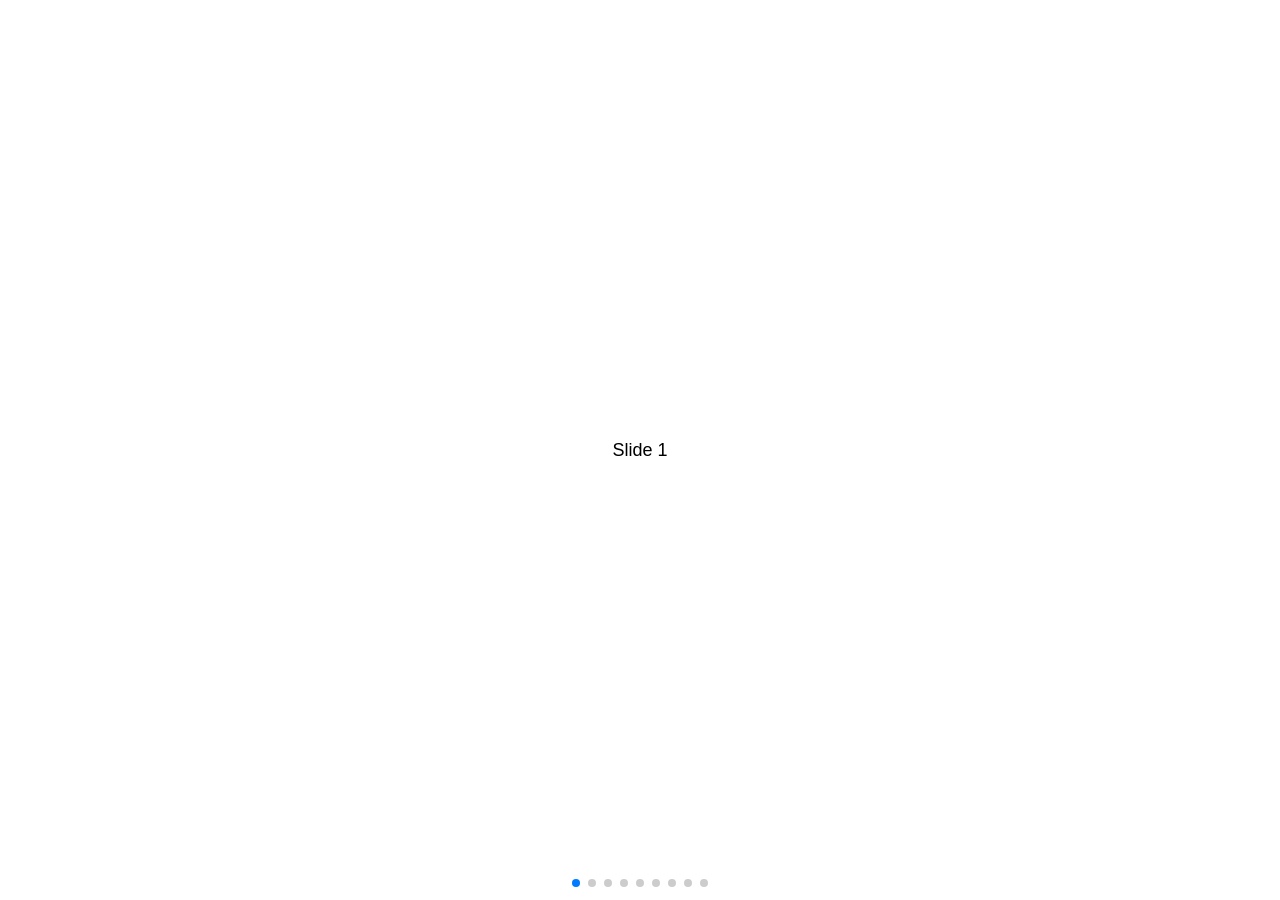
<file: Swiper/demo/030-pagination.html>
<!DOCTYPE html>
<html lang="en">
  <head>
    <meta charset="utf-8" />
    <title>Swiper demo</title>
    <meta
      name="viewport"
      content="width=device-width, initial-scale=1, minimum-scale=1, maximum-scale=1"
    />
    <!-- Link Swiper's CSS -->
    <link
      rel="stylesheet"
      href="../swiper-bundle.min.css"
    />

    <!-- Demo styles -->
    <style>
      html,
      body {
        position: relative;
        height: 100%;
      }

      body {
        background: #eee;
        font-family: Helvetica Neue, Helvetica, Arial, sans-serif;
        font-size: 14px;
        color: #000;
        margin: 0;
        padding: 0;
      }

      .swiper {
        width: 100%;
        height: 100%;
      }

      .swiper-slide {
        text-align: center;
        font-size: 18px;
        background: #fff;

        /* Center slide text vertically */
        display: -webkit-box;
        display: -ms-flexbox;
        display: -webkit-flex;
        display: flex;
        -webkit-box-pack: center;
        -ms-flex-pack: center;
        -webkit-justify-content: center;
        justify-content: center;
        -webkit-box-align: center;
        -ms-flex-align: center;
        -webkit-align-items: center;
        align-items: center;
      }

      .swiper-slide img {
        display: block;
        width: 100%;
        height: 100%;
        object-fit: cover;
      }
    </style>
  </head>

  <body>
    <!-- Swiper -->
    <div class="swiper mySwiper">
      <div class="swiper-wrapper">
        <div class="swiper-slide">Slide 1</div>
        <div class="swiper-slide">Slide 2</div>
        <div class="swiper-slide">Slide 3</div>
        <div class="swiper-slide">Slide 4</div>
        <div class="swiper-slide">Slide 5</div>
        <div class="swiper-slide">Slide 6</div>
        <div class="swiper-slide">Slide 7</div>
        <div class="swiper-slide">Slide 8</div>
        <div class="swiper-slide">Slide 9</div>
      </div>
      <div class="swiper-pagination"></div>
    </div>

    <!-- Swiper JS -->
    <script src="../swiper-bundle.min.js"></script>

    <!-- Initialize Swiper -->
    <script>
      var swiper = new Swiper(".mySwiper", {
        pagination: {
          el: ".swiper-pagination",
        },
      });
    </script>
  </body>
</html>
</file>
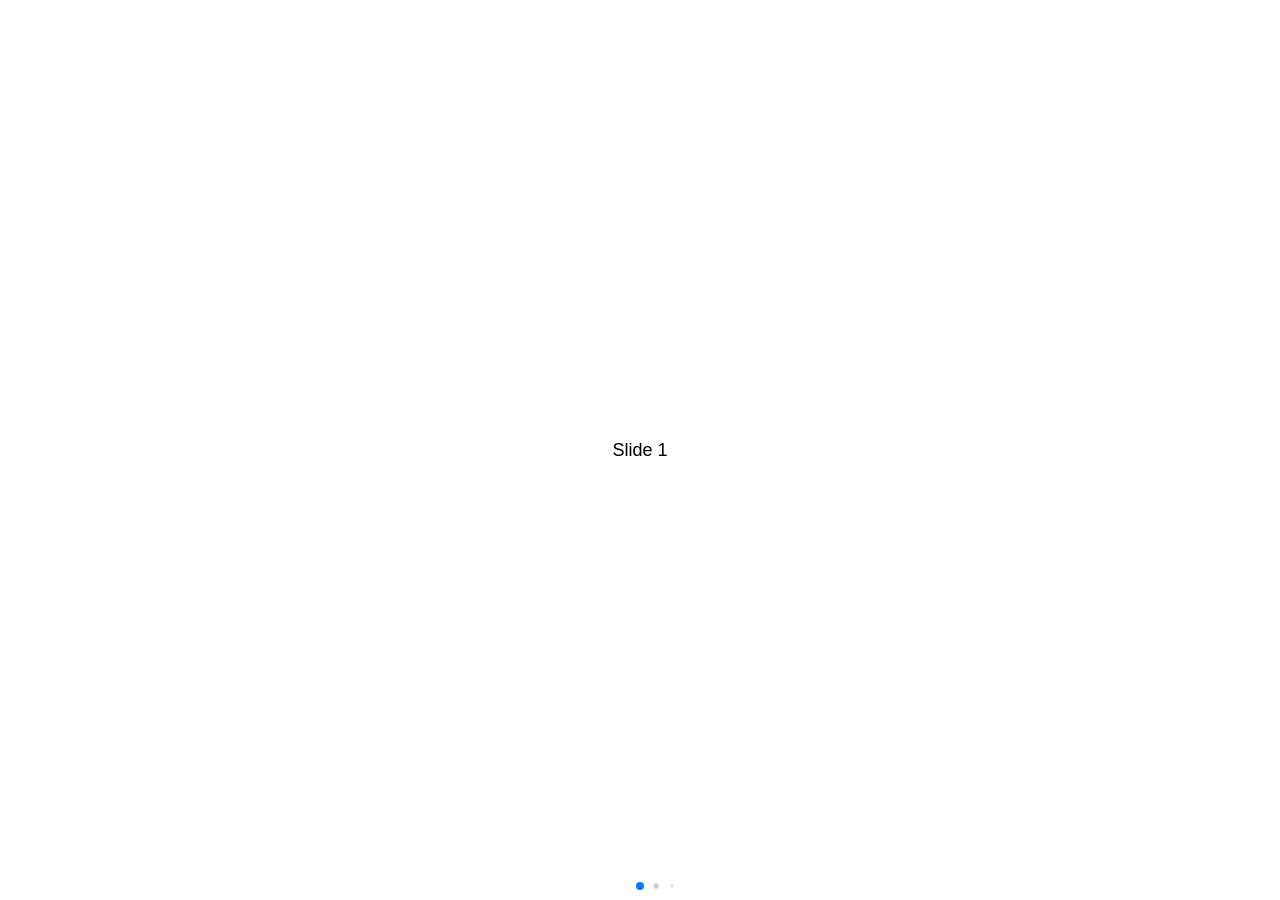
<file: Swiper/demo/040-pagination-dynamic.html>
<!DOCTYPE html>
<html lang="en">
  <head>
    <meta charset="utf-8" />
    <title>Swiper demo</title>
    <meta
      name="viewport"
      content="width=device-width, initial-scale=1, minimum-scale=1, maximum-scale=1"
    />
    <!-- Link Swiper's CSS -->
    <link
      rel="stylesheet"
      href="../swiper-bundle.min.css"
    />

    <!-- Demo styles -->
    <style>
      html,
      body {
        position: relative;
        height: 100%;
      }

      body {
        background: #eee;
        font-family: Helvetica Neue, Helvetica, Arial, sans-serif;
        font-size: 14px;
        color: #000;
        margin: 0;
        padding: 0;
      }

      .swiper {
        width: 100%;
        height: 100%;
      }

      .swiper-slide {
        text-align: center;
        font-size: 18px;
        background: #fff;

        /* Center slide text vertically */
        display: -webkit-box;
        display: -ms-flexbox;
        display: -webkit-flex;
        display: flex;
        -webkit-box-pack: center;
        -ms-flex-pack: center;
        -webkit-justify-content: center;
        justify-content: center;
        -webkit-box-align: center;
        -ms-flex-align: center;
        -webkit-align-items: center;
        align-items: center;
      }

      .swiper-slide img {
        display: block;
        width: 100%;
        height: 100%;
        object-fit: cover;
      }
    </style>
  </head>

  <body>
    <!-- Swiper -->
    <div class="swiper mySwiper">
      <div class="swiper-wrapper">
        <div class="swiper-slide">Slide 1</div>
        <div class="swiper-slide">Slide 2</div>
        <div class="swiper-slide">Slide 3</div>
        <div class="swiper-slide">Slide 4</div>
        <div class="swiper-slide">Slide 5</div>
        <div class="swiper-slide">Slide 6</div>
        <div class="swiper-slide">Slide 7</div>
        <div class="swiper-slide">Slide 8</div>
        <div class="swiper-slide">Slide 9</div>
      </div>
      <div class="swiper-pagination"></div>
    </div>

    <!-- Swiper JS -->
    <script src="../swiper-bundle.min.js"></script>

    <!-- Initialize Swiper -->
    <script>
      var swiper = new Swiper(".mySwiper", {
        pagination: {
          el: ".swiper-pagination",
          dynamicBullets: true,
        },
      });
    </script>
  </body>
</html>
</file>
<file: css/common.css>
footer {
  width: 100vw;
  height: 8vh;
  display: flex;
  justify-content: space-around;
  align-items: center;
  position: fixed;
  bottom: 0;
  left: 0;
  z-index: 1;
  text-align: center;
  background-color: #222426;
}
footer a {
  display: block;
}
footer a img {
  width: 2.3rem;
  padding-bottom: 0.625rem;
}
</file>
<file: css/cinema.css>
header {
  display: flex;
  justify-content: space-between;
  align-items: center;
  height: 13vw;
  margin: 0 15px;
  box-sizing: border-box;
}

header .location {
  line-height: 13vw;
}
header .location span {
  font-size: 2rem;
  vertical-align: middle;
}

header .location img {
  width: 1.4rem;
  margin-top: 0.1875rem;
}

header h2 {
  font-size: 2.3rem;
}

header .search img {
  width: 2.5rem;
}

/* 导航 */
nav {
  display: flex;
  justify-content: space-around;
  background-color: #464545;
  padding: 10px 0px;
}
nav span {
  font-size: 1.7rem;
  vertical-align: middle;
}

nav div img {
  width: 0.8rem;
  vertical-align: middle;
  margin-top: 0.1875rem;
}

ul {
  margin-bottom: 10rem;
}

ul li {
  background-color: #2c2b2b;
  padding: 1.25rem 1.25rem 0.3rem 1.25rem;
  margin: 1rem 0;
}
ul li a {
  display: block;
  z-index: 99;
}

ul li .card-top {
  display: flex;
  justify-content: space-between;
  align-items: center;
  border-bottom: 1px solid #222;
  padding: 0 0 1.25rem 0;
}

ul li .card-top img {
  width: 1.5rem;
  vertical-align: middle;
  margin-right: 7px;
}
ul li .card-top span {
  vertical-align: middle;
}

ul li .card-content > div {
  margin: 1.6rem 0px;
}

ul li .address {
  display: flex;
  justify-content: space-between;
}

ul li .address > div span {
  color: #b3b3a6;
  vertical-align: middle;
}
ul li .address img {
  width: 1.4rem;
  vertical-align: middle;
}

ul li .card-content > div:nth-child(2) {
  color: #b3b3a6;
}
ul li .card-content .colorful {
  display: flex;
  justify-content: space-between;
}

ul li .card-content .colorful > div span {
  border-radius: 3px;
  padding: 0.125rem 0.25rem;
}

ul li .card-content .colorful > div span:nth-child(1) {
  background-color: #fbc216;
}

ul li .card-content .colorful > div span:nth-child(2) {
  background-color: #a05bf6;
}
ul li .card-content .colorful > div span:nth-child(3) {
  background-color: #38c566;
}
ul li .card-content .colorful > div span:nth-child(4) {
  background-color: #21c3f8;
}

ul li .card-content .colorful > span {
  color: #b3b3a6;
}
ul li .card-content .last-line {
  display: flex;
  justify-content: space-between;
}

ul li .card-content .last-line .color span:nth-child(1) {
  padding: 0.25rem 0.5rem;
  background-color: #38c566;
  box-sizing: border-box;
}
ul li .card-content .last-line .color span:nth-child(3) {
  padding: 0.25rem 0.5rem;
  background-color: #a05bf6;
  box-sizing: border-box;
}

ul li .card-content .last-line img {
  width: 2rem;
  vertical-align: middle;
  margin-right: -0.1875rem;
}
ul li .card-content .last-line .price {
  color: #f73171;
}

ul li .card-content .last-line span {
  vertical-align: middle;
}

ul li .card-content .last-line .num {
  font-size: 1.6rem;
  font-weight: 600;
}

/* 底部 */
footer a:nth-child(3) p {
  color: #f73171;
}
</file>
<file: css/mine.css>
header {
  display: flex;
  justify-content: space-between;
  align-items: center;
  height: 13vw;
  margin: 0 15px;
  box-sizing: border-box;
}

header h2 {
  font-size: 2rem;
}

header img {
  width: 3rem;
  vertical-align: middle;
}
header .evaluate img:nth-child(2) {
  margin-bottom: 0.3125rem;
}

.card {
  margin: 0 15px;
  background-color: #f73171;
  border-radius: 0.5rem;
  padding: 1rem;
}
.card .info {
  display: flex;
  /* margin: 15px; */
  margin: 0.5rem 1rem;
}

.card .info > img {
  width: 6rem;
  height: 6rem;
  border-radius: 0.5rem;
  margin-bottom: 2rem;
}

.card .info .info-right {
  height: 6rem;
  margin-left: 1rem;
  display: flex;
  flex-direction: column;
  justify-content: space-around;
}

.card .info .info-right .name span {
  font-size: 2rem;
  vertical-align: middle;
}
.card .info .info-right img {
  width: 2rem;
  vertical-align: middle;
}

.card .info .info-right .button span {
  background-color: #fa83aa;
  padding: 0.1rem 1rem;
  border-radius: 15px;
}

.card .info-bottom {
  margin-bottom: 3rem;
}
.card .info-bottom ul {
  display: flex;
  justify-content: space-around;
}

.card .info-bottom ul li {
  position: relative;
}

.card .info-bottom ul li p:nth-child(1) {
  font-size: 1.8rem;
  margin-bottom: 1rem;
}

.card .info-bottom ul .after::after {
  content: "";
  width: 0.0938rem;
  height: 3rem;
  background-color: #fff;
  position: absolute;
  right: -120%;
  top: 20%;
}

.vip {
  margin: 10px 0px;
  display: flex;
  justify-content: space-between;
  background-color: #454343;
  padding: 2rem 15px;
  align-items: center;
}

.vip .vip-mid {
  flex: 1;
}
.vip .vip-left img {
  width: 3rem;
  /* height: 3rem; */
  margin-right: 0.625rem;
}
.vip .vip-mid p {
  font-size: 2rem;
  margin-bottom: 0.3125rem;
}
.vip .vip-mid p:nth-child(2) {
  font-size: 1.5rem;
}
.vip .vip-right img {
  width: 1rem;
  vertical-align: middle;
}

/* 订单 */
.order {
  margin: 10px 0px;
  background-color: #454343;
  padding: 2rem 15px;
  align-items: center;
  overflow: hidden;
}
.order .order-top {
  display: flex;
  justify-content: space-between;
}
.order .order-top img:nth-child(1) {
  width: 2rem;
  padding-right: 1rem;
  vertical-align: middle;
}

.order .order-top span {
  flex: 1;
  vertical-align: middle;
  font-size: 2rem;
}

.order .order-top img:nth-child(3) {
  width: 1rem;
}

.order .order-con {
  width: 100%;
}

.order .order-con ul {
  /* display: flex; */
  width: 100%;
  margin-top: 1.25rem;
}

.order .order-con ul li {
  width: 25%;
  height: 25%;
  float: left;
  text-align: center;
  margin: 1rem 0;
}

.order .order-con ul li div {
  width: 5rem;
  height: 5rem;
  border-radius: 50%;
  background-color: #fff;
  line-height: 6rem;
  margin: 0 auto;
  margin-bottom: 0.625rem;
}

.order .order-con ul li p {
  font-size: 1.5rem;
}

.order .order-con ul li img {
  width: 2.6rem;
  margin-bottom: 1.25rem;
}

.list {
  display: flex;
  justify-content: space-between;
  margin: 1px 0px;
  background-color: #454343;
  padding: 1.3rem 10px;
}

.list img:nth-child(1) {
  width: 2rem;
  height: 1.7rem;
  /* padding-right: 1rem; */
  vertical-align: bottom;
}

.list span {
  flex: 1;
  margin-left: 1rem;
  vertical-align: middle;
  font-size: 2rem;
}
.list img:nth-child(3) {
  width: 1rem;
}

.last {
  margin-bottom: 10rem;
}
</file>
<file: css/movie.css>
body {
  margin: 0 15px;
  box-sizing: border-box;
}

header {
  display: flex;
  justify-content: space-between;
  align-items: center;
  height: 13vw;
  /* margin: 0 15px; */
  box-sizing: border-box;
}

header .location {
  line-height: 13vw;
}
header .location span {
  font-size: 2rem;
  vertical-align: middle;
}

header .location img {
  width: 1.4rem;
  margin-top: 0.1875rem;
}

header .hot {
  font-size: 1.8rem;
}
header .hot span:nth-child(1) {
  color: #f73171;
  margin-right: 2rem;
}

header .search img {
  width: 2.5rem;
}

/* rank */
.ranking {
  display: flex;
  justify-content: space-between;
  background-color: #464545;
  padding: 1rem;
  margin: 0 0 1rem 0;
  font-size: 1.7rem;
}
.ranking .rank-left > img {
  width: 2rem;
  vertical-align: middle;
}
.ranking .rank-left span {
  vertical-align: bottom;
}

.ranking .rank-right span:nth-child(2) {
  display: inline-block;
  color: #f73171;
  vertical-align: center;
}

.ranking .rank-right img {
  width: 0.7rem;
  vertical-align: center;
}

/* list */
ul {
  margin-bottom: 10rem;
}

ul li {
  display: flex;
  position: relative;
  margin: 1rem 0rem;
}
ul li .poster {
  width: 25%;
}
ul li .poster img {
  width: 100%;
}

ul li .details {
  margin-left: 1rem;
  display: flex;
  flex-direction: column;
  justify-content: space-evenly;
}

ul li .details h3 {
  font-size: 2rem;
}

ul li .details p,
ul li .details .actor,
ul li .details .release-time {
  color: #808080;
}
ul li .details .actor span {
  margin-right: 0.4375rem;
}

ul li .details .colorful {
  margin: 1rem 0rem;
}

ul li .details .colorful span {
  background-color: #f73171;
  padding: 0rem 1rem;
  border-radius: 10px;
}

ul li .details .score span {
  color: #f73171;
}

ul li .details .score img {
  width: 1.5rem;
}

ul li .details button {
  color: #fff;
  background-color: #38c566;
  width: 8rem;
  height: 4rem;
  position: absolute;
  bottom: 0;
  right: 0;
  border: none;
  border-radius: 0.125rem;
}

/* 底部 */
footer a:nth-child(2) {
  color: #f73171;
}
</file>
<file: childPage/childcss/ticket.css>
header {
  margin: 2rem 0.9375rem;
  display: flex;
  justify-content: space-between;
}
header .left img {
  width: 1.5rem;
}
header .left span {
  font-size: 2rem;
  vertical-align: middle;
}

header .right img:nth-child(1) {
  margin-right: 2rem;
}
header .right img {
  width: 2rem;
}

.white-space {
  margin: 1rem auto;
  box-sizing: border-box;
  padding: 1rem;
  height: 70%;
  width: 90%;
  background-color: #fff;
  border-radius: 1rem;
  color: #000;
  position: relative;
}
.white-space .mid {
  text-align: center;
}
.white-space .mid h2 {
  font-size: 2rem;
  font-weight: bold;
  margin: 1rem 0;
}
.white-space .mid img {
  width: 12rem;
}
.white-space .mid p {
  margin: 1rem 0;
}
.white-space .mid .gray {
  color: #b8b8b8;
}

.white-space .dashed {
  border: 1px dashed #b8b8b8;
  border-left: none;
  border-right: none;
  padding: 1rem 0;
}
.white-space .dashed p {
  margin: 1.5rem 2rem;
}

.white-space .bottom {
  text-align: center;
}
.white-space .bottom .gray {
  color: #b8b8b8;
}
.white-space .bottom .green {
  font-size: 4rem;
  font-weight: bold;
  color: #19bc8c;
}
.white-space .bottom img {
  width: 12rem;
  margin-bottom: 5rem;
}
.white-space .bottom p {
  margin: 1rem 0;
}

.white-space .black {
  width: 2.5rem;
  height: 2.5rem;

  background-color: #000;
  border-radius: 50%;
}

.white-space .mid::before {
  content: "";
  display: block;
  width: 2.5rem;
  height: 2.5rem;

  background-color: #000;
  border-radius: 50%;
  position: absolute;
  top: 29rem;
  left: -1rem;
}

.white-space .mid::after {
  content: "";
  display: block;
  width: 2.5rem;
  height: 2.5rem;

  background-color: #000;
  border-radius: 50%;
  position: absolute;
  top: 29rem;
  right: -1rem;
}

.white-space .dashed::before {
  content: "";
  display: block;
  width: 2.5rem;
  height: 2.5rem;

  background-color: #000;
  border-radius: 50%;
  position: absolute;
  top: 44.5rem;
  left: -1rem;
}
.white-space .dashed::after {
  content: "";
  display: block;
  width: 2.5rem;
  height: 2.5rem;

  background-color: #000;
  border-radius: 50%;
  position: absolute;
  top: 44.5rem;
  right: -1rem;
}
</file>
